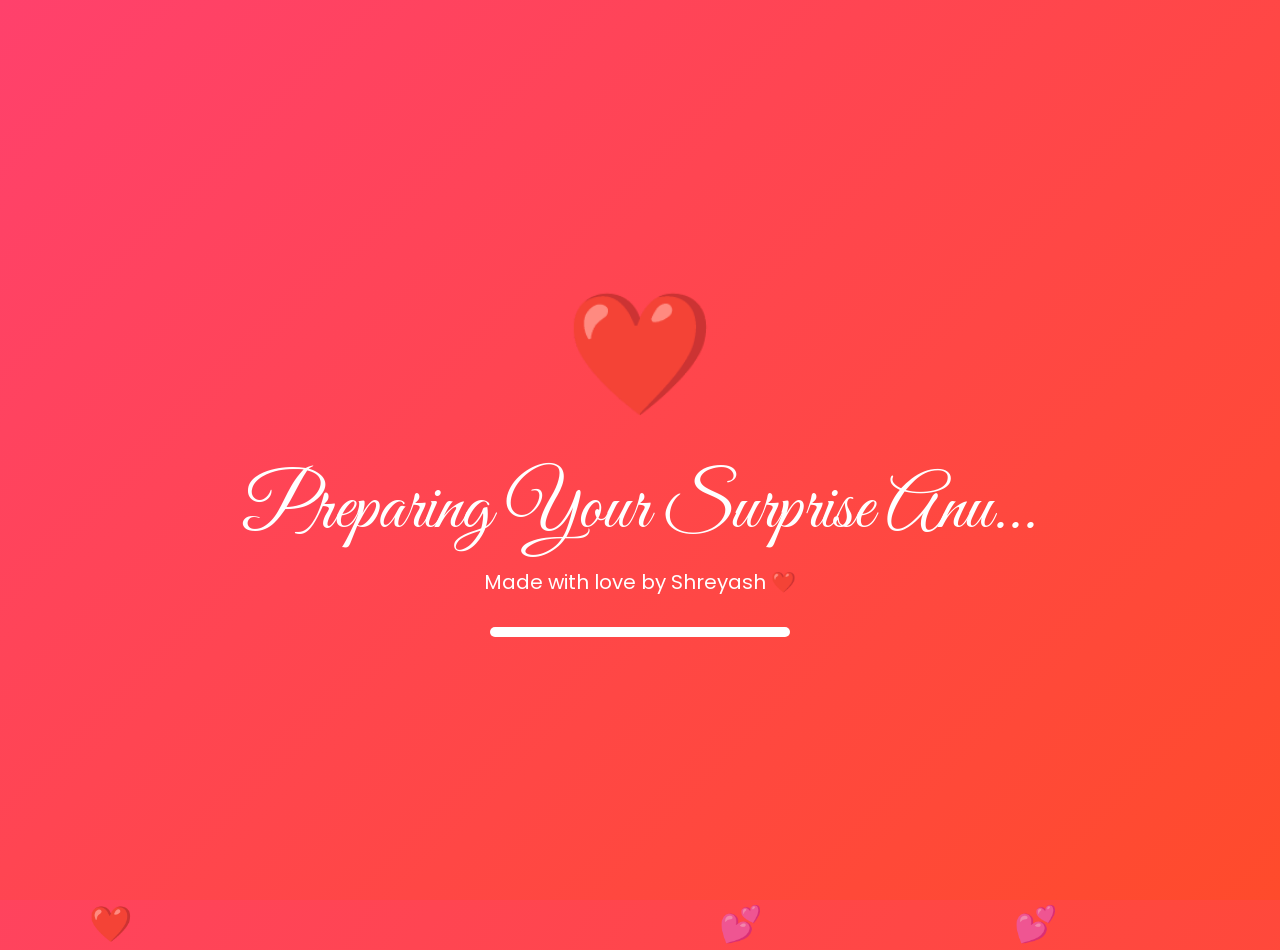
<file: index.html>
<!DOCTYPE html>
<html lang="en">

<head>

<meta charset="UTF-8">
<meta name="viewport" content="width=device-width, initial-scale=1.0">

<title>A Surprise For Anu ❤️</title>

<link href="https://fonts.googleapis.com/css2?family=Great+Vibes&family=Poppins:wght@300;400;600;700&display=swap" rel="stylesheet">


<style>

*{
margin:0;
padding:0;
box-sizing:border-box;
}


body{

min-height:100vh;

font-family:Poppins,sans-serif;

display:flex;

justify-content:center;

align-items:center;

overflow:hidden;

color:white;


background:

linear-gradient(
120deg,
#ff416c,
#ff4b2b,
#ff758c,
#ff7eb3
);


background-size:400% 400%;

animation:bgMove 10s infinite alternate;


}



@keyframes bgMove{


0%{

background-position:left;

}


100%{

background-position:right;

}


}



/* ===================
LOADER
=================== */


#loader{


position:fixed;

inset:0;


display:flex;

flex-direction:column;

justify-content:center;

align-items:center;


background:

linear-gradient(
135deg,
#ff416c,
#ff4b2b
);


z-index:100;


animation:fadeIn 1s;


}



.loader-heart{


font-size:clamp(70px,15vw,120px);


animation:

heartbeat 1s infinite,
rotate 3s infinite linear;


}



@keyframes heartbeat{


50%{

transform:scale(1.3);

}


}



@keyframes rotate{


100%{

filter:hue-rotate(360deg);

}


}



.loader-title{


font-family:'Great Vibes';


font-size:

clamp(40px,8vw,75px);


text-align:center;


margin-top:20px;


animation:textGlow 2s infinite;


}




@keyframes textGlow{


50%{

text-shadow:0 0 30px white;

}


}




.loader-subtitle{


font-size:

clamp(14px,3vw,20px);


margin-top:10px;


}




.loading-bar{


width:min(80vw,300px);


height:10px;


background:

rgba(255,255,255,.3);


border-radius:50px;


margin-top:30px;


overflow:hidden;


}



.progress{


height:100%;


background:white;


width:0;


animation:load 3s forwards;


}



@keyframes load{


100%{

width:100%;

}


}





/* ===================
PASSWORD CARD
=================== */


.box{


display:none;


width:min(90%,450px);


padding:

clamp(25px,6vw,50px);



background:

rgba(255,255,255,.18);


backdrop-filter:blur(25px);


border-radius:35px;


text-align:center;


box-shadow:

0 30px 80px rgba(0,0,0,.5);


animation:

cardShow 1.2s ease;


}



@keyframes cardShow{


from{

opacity:0;

transform:

translateY(80px)
scale(.7);


}


to{

opacity:1;

transform:

translateY(0)
scale(1);


}


}




.lock{


font-size:

clamp(70px,15vw,110px);


animation:lockMove 2s infinite;


}



@keyframes lockMove{


50%{

transform:

translateY(-15px)
rotate(5deg);


}


}





h1{


font-family:'Great Vibes';


font-size:

clamp(45px,10vw,75px);


margin:20px 0;


}



.message{


font-size:

clamp(14px,4vw,19px);


line-height:1.6;


}




input{


margin-top:20px;


width:100%;


padding:16px;


border:none;


border-radius:50px;


font-size:16px;


text-align:center;


outline:none;


transition:.4s;


}



input:focus{


transform:scale(1.05);


box-shadow:

0 0 25px white;


}





button{


margin-top:25px;


padding:

15px clamp(30px,8vw,50px);


border:none;


border-radius:50px;


background:white;


color:#ff416c;


font-size:18px;


font-weight:bold;


cursor:pointer;


animation:pulse 2s infinite;


}



@keyframes pulse{


50%{

transform:scale(1.08);


}


}




#error{


margin-top:20px;

}



/* ===================
HEART PARTICLES
=================== */


.heart{


position:absolute;


bottom:-50px;


font-size:

clamp(20px,5vw,35px);


animation:

rise linear infinite;


}



@keyframes rise{


0%{


transform:

translateY(0)
rotate(0);


opacity:1;


}



100%{


transform:

translateY(-120vh)
rotate(360deg);


opacity:0;


}



}



/* Mobile */


@media(max-width:480px){


.box{


border-radius:25px;


}



.loader-title{


padding:0 20px;


}



button{


font-size:16px;


}


}


</style>


</head>



<body>




<!-- LOADING -->

<div id="loader">


<div class="loader-heart">

❤️

</div>


<div class="loader-title">

Preparing Your Surprise Anu...

</div>


<div class="loader-subtitle">

Made with love by Shreyash ❤️

</div>


<div class="loading-bar">

<div class="progress"></div>

</div>


</div>






<!-- PASSWORD -->


<div class="box" id="login">


<div class="lock">

🔐

</div>



<h1>

Only For Anu

</h1>



<div class="message">

A special world created only for you ❤️

</div>




<input

type="password"

id="password"

placeholder="Enter Secret Password"



>



<button onclick="unlock()">

Open My Heart 💕

</button>


<div id="error"></div>



</div>






<script>


// Loader


setTimeout(()=>{


document.getElementById("loader").style.display="none";


document.getElementById("login").style.display="block";


},3000);





// Password


function unlock(){


let pass=document.getElementById("password").value;



if(pass==="anu123"){


document.body.style.opacity="0";


setTimeout(()=>{


window.location.href="home.html";


},700);


}

else{


document.getElementById("error").innerHTML=

"💔 Wrong Password";


}


}






// Hearts


setInterval(()=>{


let h=document.createElement("div");


h.className="heart";


h.innerHTML=

["❤️","💕","💖","🌹","✨"]
[Math.floor(Math.random()*5)];



h.style.left=Math.random()*100+"%";



h.style.animationDuration=

(5+Math.random()*6)+"s";



document.body.appendChild(h);



setTimeout(()=>{


h.remove();


},12000);



},400);



</script>



</body>

</html>
</file>
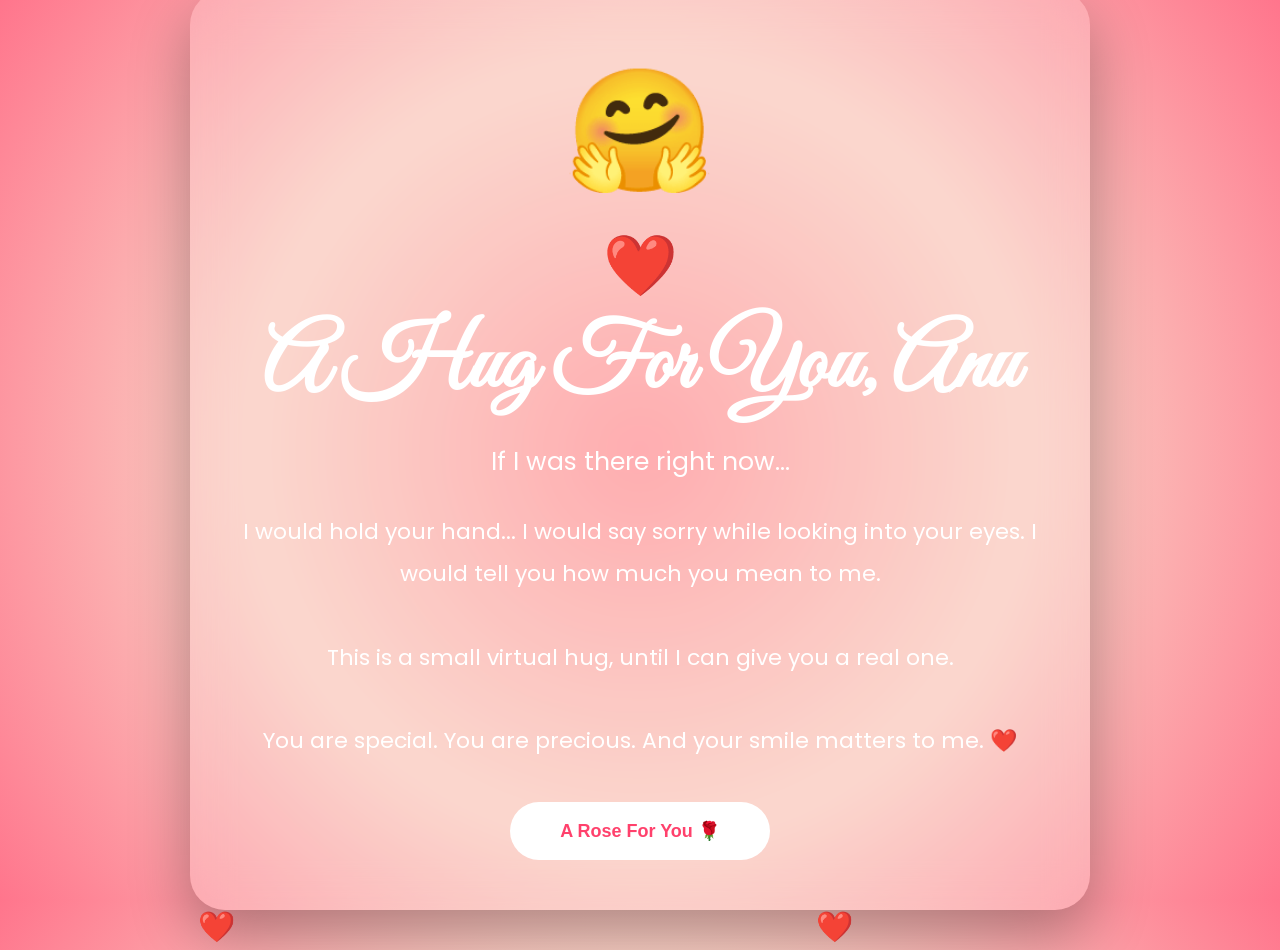
<file: page10.html>
<!DOCTYPE html>
<html lang="en">

<head>

<meta charset="UTF-8">
<meta name="viewport" content="width=device-width, initial-scale=1.0">

<title>A Hug For You ❤️</title>


<link href="https://fonts.googleapis.com/css2?family=Great+Vibes&family=Poppins:wght@300;500;700&display=swap" rel="stylesheet">


<style>


*{
margin:0;
padding:0;
box-sizing:border-box;
}



body{

height:100vh;

overflow:hidden;

display:flex;

justify-content:center;

align-items:center;


font-family:Poppins,sans-serif;


background:

radial-gradient(circle,#ff9a9e,#fad0c4,#ff758c);


color:white;


}



/* Main Box */


.container{


width:90%;

max-width:900px;


padding:50px;


text-align:center;


background:

rgba(255,255,255,.18);


backdrop-filter:blur(20px);


border-radius:35px;


box-shadow:

0 25px 60px rgba(0,0,0,.3);


}




h1{


font-family:'Great Vibes';

font-size:90px;


}



.subtitle{


font-size:25px;

margin:20px;


}




/* Hug Animation */


.hug{


font-size:120px;


animation:hug 2s infinite;


}



@keyframes hug{


0%{

transform:scale(1);

}


50%{

transform:scale(1.2);

}


100%{

transform:scale(1);

}


}




/* Heart Beat */


.heart{


font-size:60px;


animation:beat 1s infinite;


}



@keyframes beat{


50%{

transform:scale(1.3);


}


}




.message{


font-size:22px;

line-height:1.9;


margin-top:30px;


}




button{


margin-top:40px;


padding:18px 50px;


border:none;


border-radius:50px;


background:white;


color:#ff416c;


font-size:18px;


font-weight:bold;


cursor:pointer;


transition:.3s;


}



button:hover{

transform:scale(1.1);

}




.floating{


position:absolute;

bottom:-50px;

font-size:30px;

animation:float 8s linear infinite;


}



@keyframes float{


to{

transform:translateY(-120vh);

}


}



</style>


</head>



<body>




<div class="container">


<div class="hug">

🤗

</div>



<div class="heart">

❤️

</div>



<h1>

A Hug For You, Anu

</h1>




<div class="subtitle">

If I was there right now...

</div>




<div class="message">

I would hold your hand...

I would say sorry while looking into your eyes.

I would tell you how much you mean to me.

<br><br>

This is a small virtual hug,

until I can give you a real one.

<br><br>

You are special.

You are precious.

And your smile matters to me.

❤️

</div>




<button onclick="nextPage()">

A Rose For You 🌹

</button>



</div>






<script>


function nextPage(){

window.location.href="page11.html";

}




setInterval(()=>{


let h=document.createElement("div");


h.className="floating";


h.innerHTML="❤️";


h.style.left=Math.random()*100+"%";


h.style.animationDuration=
(5+Math.random()*5)+"s";


document.body.appendChild(h);



setTimeout(()=>{

h.remove();

},10000);



},500);



</script>



</body>

</html>
</file>
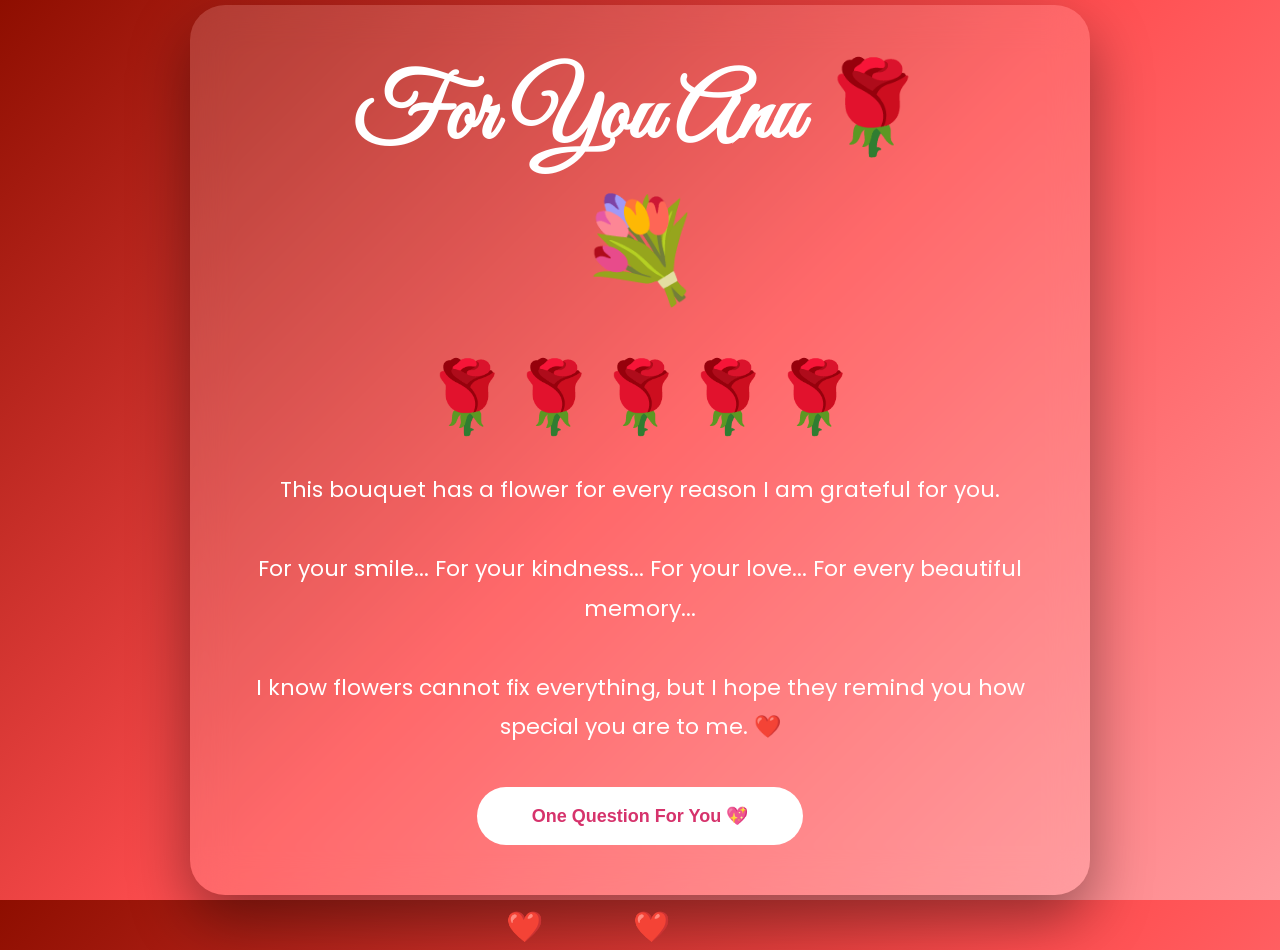
<file: page11.html>
<!DOCTYPE html>
<html lang="en">

<head>

<meta charset="UTF-8">
<meta name="viewport" content="width=device-width, initial-scale=1.0">

<title>A Bouquet For Anu 🌹</title>

<link href="https://fonts.googleapis.com/css2?family=Great+Vibes&family=Poppins:wght@300;500;700&display=swap" rel="stylesheet">


<style>

*{
margin:0;
padding:0;
box-sizing:border-box;
}


body{

height:100vh;

overflow:hidden;

display:flex;

justify-content:center;

align-items:center;


font-family:Poppins,sans-serif;


background:

linear-gradient(
135deg,
#8e0e00,
#ff4e50,
#ff9a9e
);


color:white;

}



/* Main */

.container{

width:90%;

max-width:900px;

padding:50px;

background:

rgba(255,255,255,.15);


backdrop-filter:blur(20px);


border-radius:35px;


text-align:center;


box-shadow:

0 25px 60px rgba(0,0,0,.4);


}



h1{

font-family:'Great Vibes';

font-size:90px;

}



.subtitle{

font-size:22px;

margin:20px;

}




/* Bouquet */


.bouquet{


font-size:100px;


animation:bloom 3s infinite;


}



@keyframes bloom{


0%{

transform:scale(.8);

}


50%{

transform:scale(1.1);

}


100%{

transform:scale(.8);

}


}



.flowers{

font-size:70px;

margin:20px;


}




.message{


font-size:22px;


line-height:1.8;


}





button{


margin-top:40px;


padding:18px 55px;


border:none;


border-radius:50px;


background:white;


color:#d6336c;


font-size:18px;


font-weight:bold;


cursor:pointer;


}


button:hover{

transform:scale(1.1);

}




/* Hearts */


.heart{

position:absolute;

bottom:-50px;

font-size:30px;


animation:float 8s linear infinite;


}



@keyframes float{


to{

transform:translateY(-120vh);


}


}



</style>


</head>



<body>




<div class="container">


<h1>

For You Anu 🌹

</h1>



<div class="bouquet">

💐

</div>



<div class="flowers">

🌹🌹🌹🌹🌹

</div>



<div class="message">


This bouquet has a flower for every reason

I am grateful for you.


<br><br>


For your smile...

For your kindness...

For your love...

For every beautiful memory...


<br><br>


I know flowers cannot fix everything,

but I hope they remind you

how special you are to me.


❤️


</div>




<button onclick="nextPage()">

One Question For You 💖

</button>


</div>






<script>


function nextPage(){

window.location.href="page12.html";

}




setInterval(()=>{


let h=document.createElement("div");


h.className="heart";


h.innerHTML="❤️";


h.style.left=Math.random()*100+"%";


h.style.animationDuration=

(5+Math.random()*5)+"s";


document.body.appendChild(h);



setTimeout(()=>{

h.remove();

},10000);



},500);



</script>



</body>

</html>
</file>
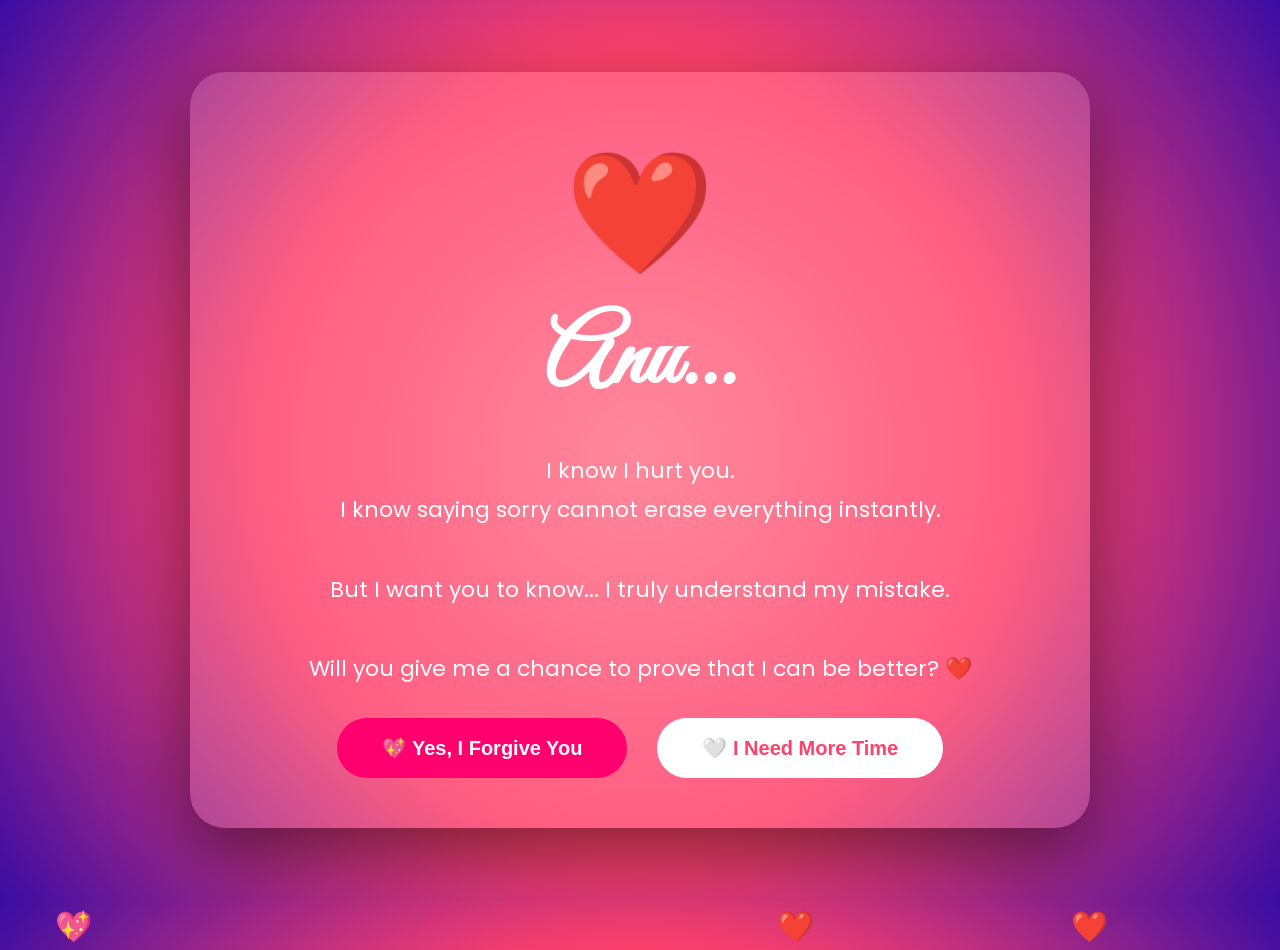
<file: page12.html>
<!DOCTYPE html>
<html lang="en">

<head>

<meta charset="UTF-8">
<meta name="viewport" content="width=device-width, initial-scale=1.0">

<title>One Last Question ❤️</title>


<link href="https://fonts.googleapis.com/css2?family=Great+Vibes&family=Poppins:wght@300;500;700&display=swap" rel="stylesheet">


<style>


*{
margin:0;
padding:0;
box-sizing:border-box;
}



body{

height:100vh;

overflow:hidden;

display:flex;

justify-content:center;

align-items:center;


font-family:Poppins,sans-serif;


background:

radial-gradient(circle,#ff758c,#ff416c,#3a0ca3);


color:white;


}



/* Main */

.container{


width:90%;

max-width:900px;


padding:50px;


text-align:center;


background:

rgba(255,255,255,.15);


backdrop-filter:blur(20px);


border-radius:35px;


box-shadow:

0 25px 70px rgba(0,0,0,.5);


}





h1{


font-family:'Great Vibes';

font-size:95px;


}





.heart{


font-size:120px;


animation:beat 1s infinite;


}



@keyframes beat{


50%{

transform:scale(1.25);


}

}




.message{


font-size:22px;

line-height:1.8;

margin:30px;


}




.buttons{


display:flex;

justify-content:center;

gap:30px;

flex-wrap:wrap;


}



button{


padding:18px 45px;


border:none;


border-radius:50px;


font-size:20px;


font-weight:bold;


cursor:pointer;


transition:.4s;


}




.yes{


background:#ff006e;

color:white;


}



.time{


background:white;

color:#ff416c;


}




button:hover{


transform:scale(1.15);


box-shadow:0 0 30px white;


}





/* Hearts */

.floating{


position:absolute;


bottom:-50px;


font-size:30px;


animation:float 8s linear infinite;


}



@keyframes float{


to{

transform:translateY(-120vh);

}


}




</style>

</head>



<body>




<div class="container">


<div class="heart">

❤️

</div>



<h1>

Anu...

</h1>




<div class="message">


I know I hurt you.

<br>

I know saying sorry cannot erase everything instantly.

<br><br>


But I want you to know...

I truly understand my mistake.

<br><br>


Will you give me a chance to prove

that I can be better?


❤️


</div>




<div class="buttons">


<button class="yes" onclick="yesAnswer()">

💖 Yes, I Forgive You

</button>



<button class="time" onclick="timeAnswer()">

🤍 I Need More Time

</button>



</div>



</div>





<script>


function yesAnswer(){

window.location.href="page13.html";


}



function timeAnswer(){

window.location.href="page14.html";


}




setInterval(()=>{


let h=document.createElement("div");


h.className="floating";


h.innerHTML=
["❤️","💕","🌹","💖"]
[Math.floor(Math.random()*4)];


h.style.left=Math.random()*100+"%";


h.style.animationDuration=
(5+Math.random()*5)+"s";


document.body.appendChild(h);



setTimeout(()=>{

h.remove();

},10000);



},400);



</script>




</body>

</html>
</file>
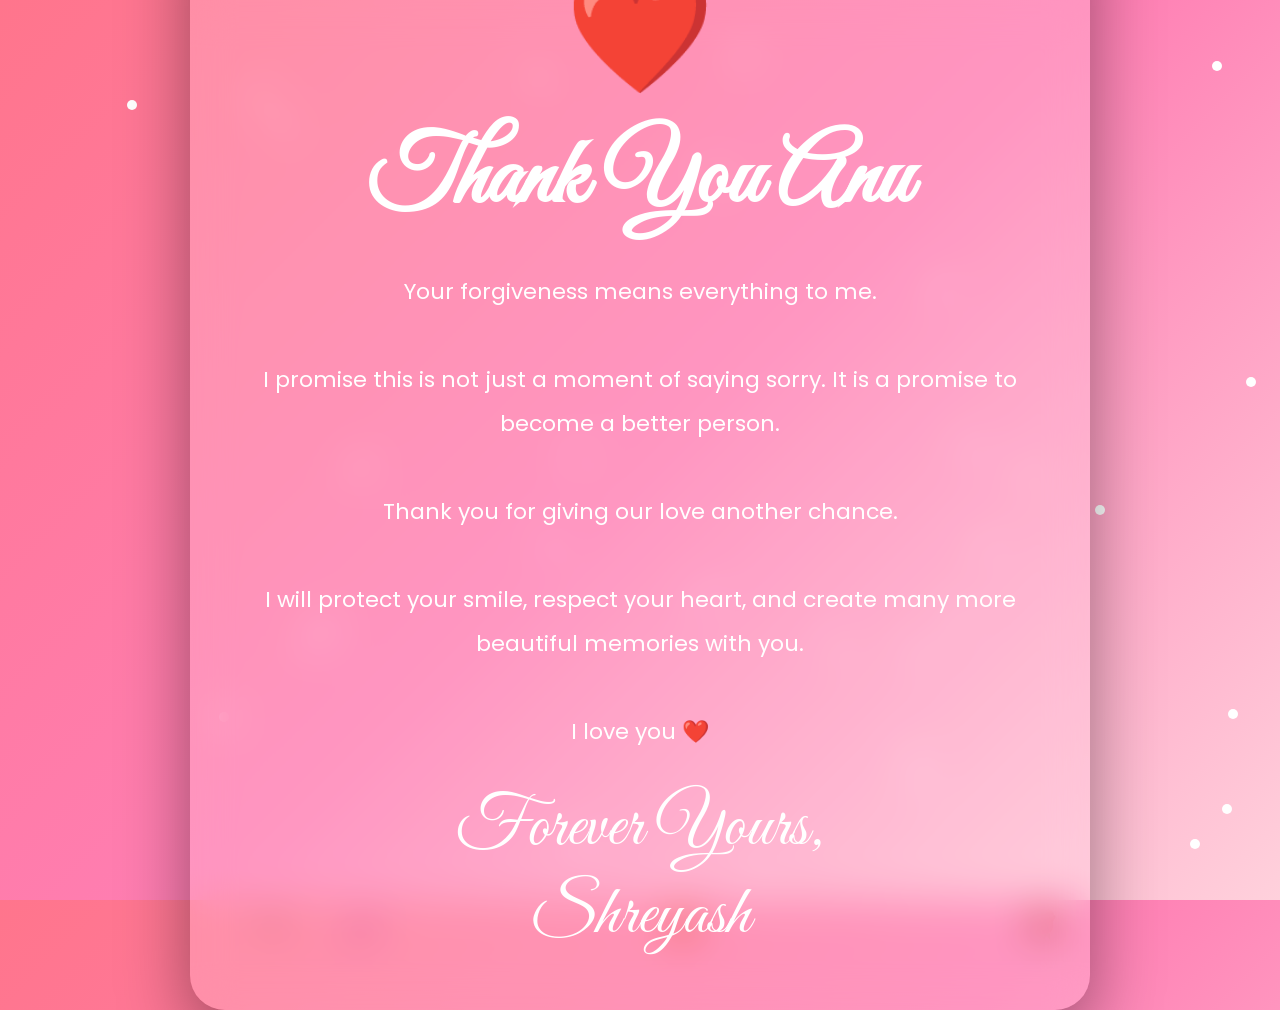
<file: page13.html>
<!DOCTYPE html>
<html lang="en">

<head>

<meta charset="UTF-8">
<meta name="viewport" content="width=device-width, initial-scale=1.0">

<title>Thank You Anu ❤️</title>


<link href="https://fonts.googleapis.com/css2?family=Great+Vibes&family=Poppins:wght@300;500;700&display=swap" rel="stylesheet">


<style>

*{
margin:0;
padding:0;
box-sizing:border-box;
}


body{

height:100vh;

overflow:hidden;

display:flex;

justify-content:center;

align-items:center;


font-family:Poppins,sans-serif;


background:

linear-gradient(
135deg,
#ff758c,
#ff7eb3,
#ffd1dc
);


color:white;


}



/* Card */

.container{


width:90%;

max-width:900px;


padding:50px;


text-align:center;


background:

rgba(255,255,255,.18);


backdrop-filter:blur(20px);


border-radius:35px;


box-shadow:

0 25px 70px rgba(0,0,0,.4);


z-index:5;


}



h1{


font-family:'Great Vibes';

font-size:95px;


}



.big-heart{


font-size:120px;


animation:beat 1s infinite;


}



@keyframes beat{


50%{

transform:scale(1.3);


}

}



.message{


font-size:22px;

line-height:2;


margin-top:30px;


}



.signature{


font-family:'Great Vibes';

font-size:70px;


margin-top:30px;


}





/* Fireworks */


.firework{


position:absolute;


width:10px;

height:10px;


background:white;


border-radius:50%;


animation:explode 2s infinite;


}



@keyframes explode{


0%{

transform:scale(0);

opacity:1;

}


100%{

transform:

scale(20);

opacity:0;


}

}



/* Hearts */


.heart{


position:absolute;

bottom:-50px;


font-size:30px;


animation:float 7s linear infinite;


}



@keyframes float{


to{

transform:translateY(-120vh);

}


}




</style>

</head>


<body>



<script>


// Fireworks

for(let i=0;i<30;i++){


let f=document.createElement("div");


f.className="firework";


f.style.left=Math.random()*100+"%";

f.style.top=Math.random()*100+"%";


f.style.animationDelay=
Math.random()*3+"s";


document.body.appendChild(f);


}



// Hearts

setInterval(()=>{


let h=document.createElement("div");


h.className="heart";


h.innerHTML=
["❤️","💕","💖","🌹"]
[Math.floor(Math.random()*4)];


h.style.left=Math.random()*100+"%";


h.style.animationDuration=
(5+Math.random()*5)+"s";


document.body.appendChild(h);



setTimeout(()=>{

h.remove();

},10000);



},300);



</script>






<div class="container">


<div class="big-heart">

❤️

</div>


<h1>

Thank You Anu

</h1>



<div class="message">


Your forgiveness means everything to me.

<br><br>


I promise this is not just a moment of saying sorry.

It is a promise to become a better person.

<br><br>


Thank you for giving our love another chance.

<br><br>


I will protect your smile,

respect your heart,

and create many more beautiful memories with you.

<br><br>


I love you ❤️


</div>




<div class="signature">

Forever Yours,
<br>

Shreyash

</div>



</div>



</body>

</html>
</file>
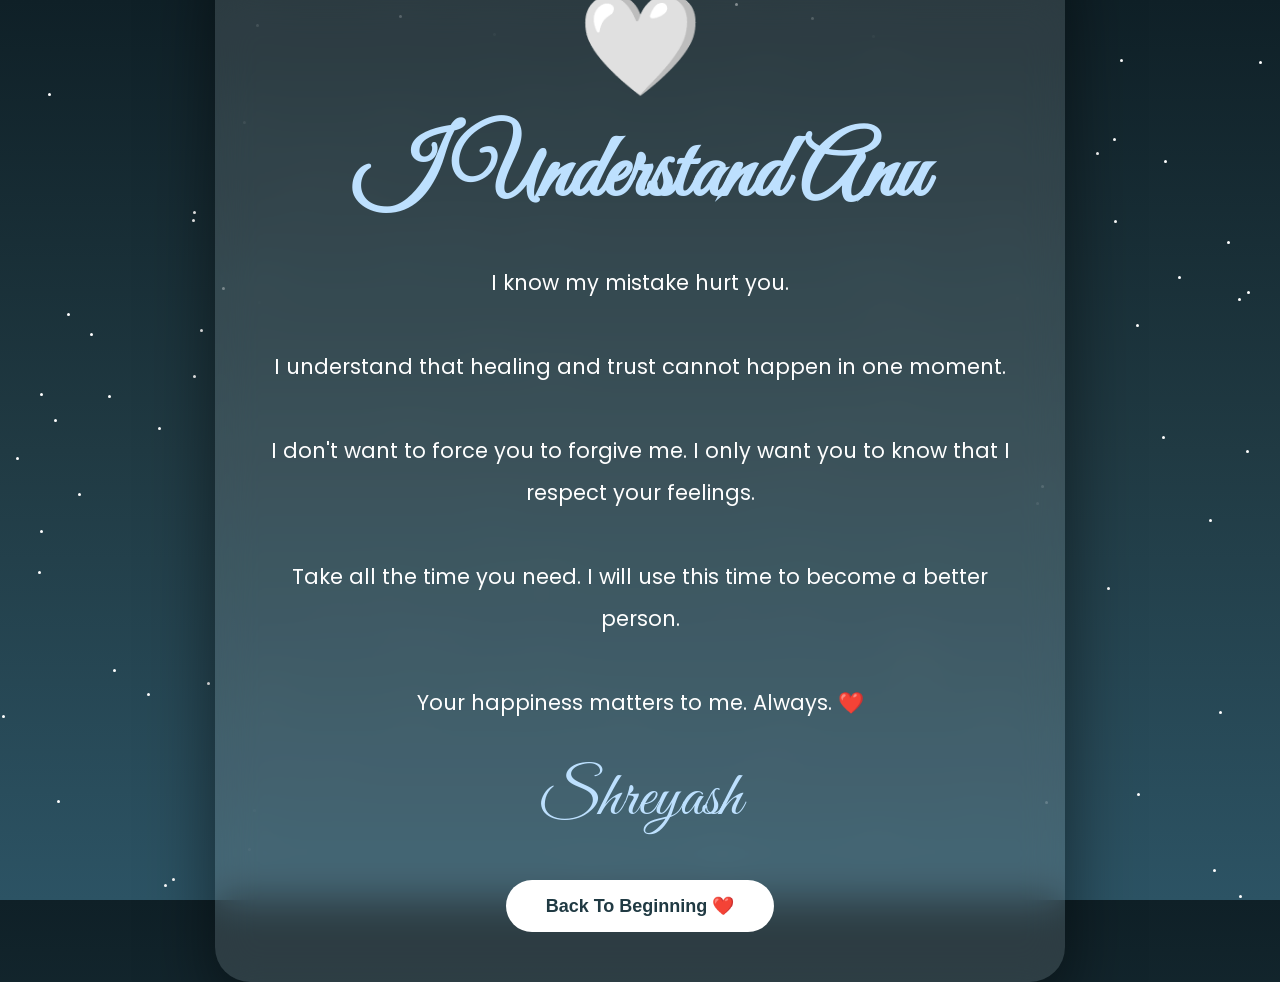
<file: page14.html>
<!DOCTYPE html>
<html lang="en">

<head>

<meta charset="UTF-8">
<meta name="viewport" content="width=device-width, initial-scale=1.0">

<title>I Understand Anu ❤️</title>


<link href="https://fonts.googleapis.com/css2?family=Great+Vibes&family=Poppins:wght@300;500;700&display=swap" rel="stylesheet">


<style>


*{
margin:0;
padding:0;
box-sizing:border-box;
}



body{

height:100vh;

overflow:hidden;


display:flex;

justify-content:center;

align-items:center;


font-family:Poppins,sans-serif;


background:

linear-gradient(
180deg,
#0f2027,
#203a43,
#2c5364
);


color:white;


}



/* Stars */


.star{

position:absolute;

width:3px;

height:3px;

background:white;

border-radius:50%;


animation:twinkle 2s infinite;


}



@keyframes twinkle{


50%{

opacity:.2;

transform:scale(.5);


}

}





/* Rain */


.rain{

position:absolute;

width:2px;

height:80px;

background:rgba(255,255,255,.4);

top:-100px;


animation:rain linear infinite;


}



@keyframes rain{


to{

transform:translateY(120vh);


}


}





.container{


width:90%;

max-width:850px;


padding:50px;


text-align:center;


background:

rgba(255,255,255,.12);


backdrop-filter:blur(20px);


border-radius:35px;


box-shadow:

0 25px 70px rgba(0,0,0,.5);


z-index:5;


}



h1{


font-family:'Great Vibes';

font-size:90px;


color:#bde0fe;


}




.heart{


font-size:100px;


animation:beat 2s infinite;


}



@keyframes beat{


50%{

transform:scale(1.2);

}


}




.message{


font-size:21px;


line-height:2;


margin-top:30px;


}





.signature{


margin-top:35px;


font-family:'Great Vibes';


font-size:65px;


color:#bde0fe;


}




button{


margin-top:40px;


padding:15px 40px;


border:none;


border-radius:50px;


background:white;


color:#203a43;


font-size:18px;


font-weight:bold;


cursor:pointer;


}



button:hover{

transform:scale(1.1);

}





</style>


</head>


<body>




<script>


// Stars

for(let i=0;i<120;i++){


let s=document.createElement("div");


s.className="star";


s.style.left=Math.random()*100+"%";


s.style.top=Math.random()*100+"%";


s.style.animationDelay=Math.random()*3+"s";


document.body.appendChild(s);


}



// Rain

for(let i=0;i<80;i++){


let r=document.createElement("div");


r.className="rain";


r.style.left=Math.random()*100+"%";


r.style.animationDuration=
(0.5+Math.random()*2)+"s";


r.style.animationDelay=
Math.random()*5+"s";


document.body.appendChild(r);


}


</script>





<div class="container">


<div class="heart">

🤍

</div>


<h1>

I Understand Anu

</h1>



<div class="message">


I know my mistake hurt you.

<br><br>


I understand that healing and trust

cannot happen in one moment.

<br><br>


I don't want to force you to forgive me.

I only want you to know that I respect your feelings.

<br><br>


Take all the time you need.

I will use this time to become a better person.

<br><br>


Your happiness matters to me.

Always.

❤️


</div>



<div class="signature">

Shreyash

</div>




<button onclick="window.location.href='index.html'">

Back To Beginning ❤️

</button>


</div>




</body>

</html>
</file>
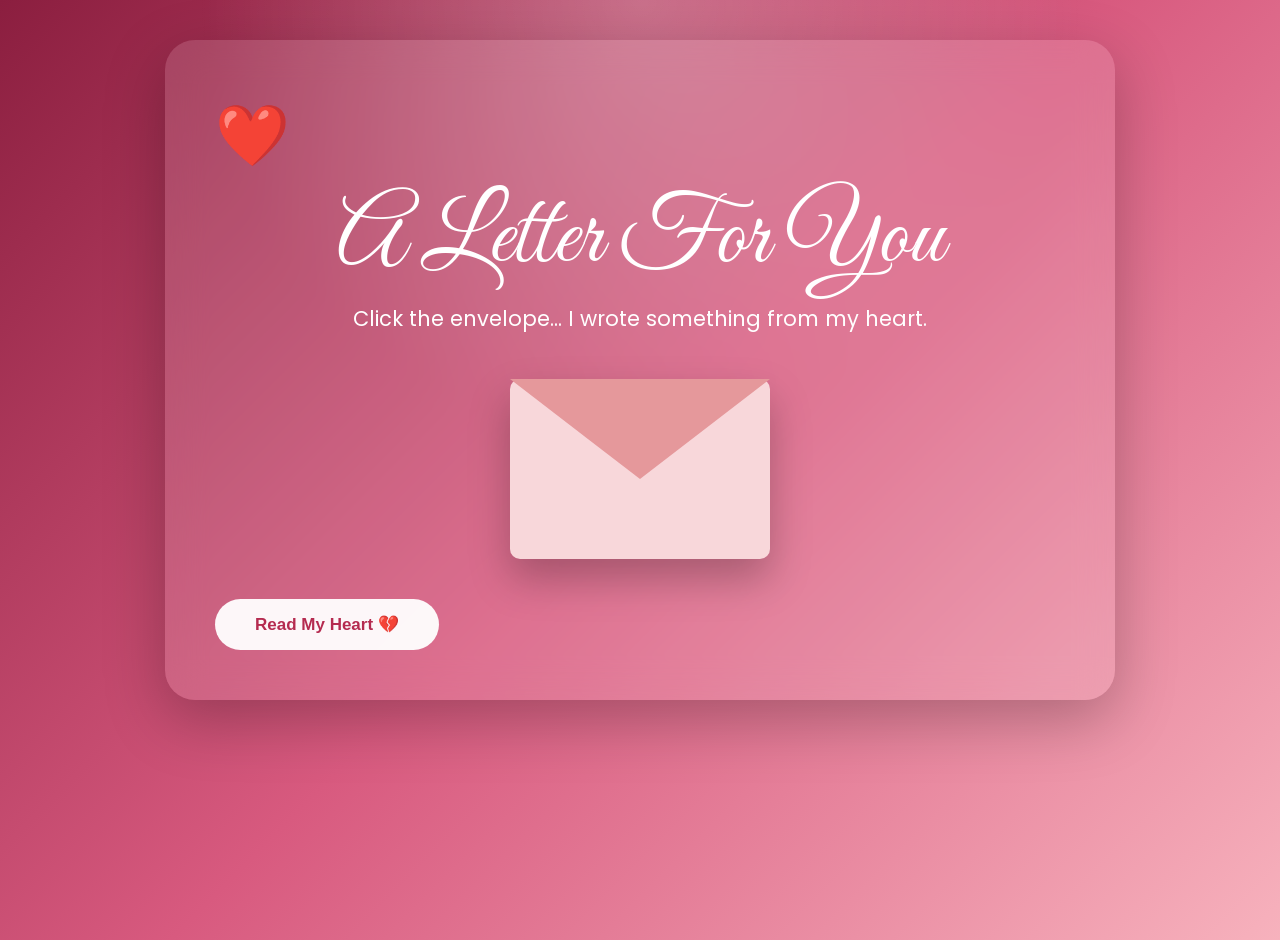
<file: page2.html>
<!DOCTYPE html>
<html lang="en">

<head>

<meta charset="UTF-8">

<meta name="viewport" content="width=device-width, initial-scale=1.0">


<title>A Letter For Anu ❤️</title>


<link rel="stylesheet" href="style.css">


<link href="https://fonts.googleapis.com/css2?family=Great+Vibes&family=Poppins:wght@300;400;500;600&display=swap" rel="stylesheet">


<style>


.envelope-area{

display:flex;

justify-content:center;

align-items:center;

margin:40px auto;

cursor:pointer;

}



.envelope{


position:relative;

width:260px;

height:180px;


background:#f8d7da;


border-radius:10px;


box-shadow:

0 20px 40px rgba(0,0,0,.25);


transition:1s;


}



.envelope:before{


content:"";


position:absolute;


top:0;

left:0;


border-left:130px solid transparent;

border-right:130px solid transparent;

border-top:100px solid #e5989b;


transform-origin:top;


transition:1s;


}



.envelope.open:before{


transform:rotateX(180deg);


}




.letter{


position:absolute;


background:white;


color:#7a284b;


width:220px;


height:150px;


left:20px;


top:20px;


padding:20px;


border-radius:10px;


text-align:center;


font-size:14px;


opacity:0;


transform:translateY(40px);


transition:1s;


}



.envelope.open .letter{


opacity:1;


transform:translateY(-80px);


}





.small-heart{


font-size:60px;

animation:softBeat 2s infinite;


}





</style>


</head>



<body>



<div class="container">



<div class="small-heart">

❤️

</div>




<h1>

A Letter For You

</h1>




<div class="message">

Click the envelope...

I wrote something from my heart.

</div>





<div class="envelope-area" onclick="openLetter()">



<div class="envelope" id="envelope">



<div class="letter">


My Dear Anu ❤️


<br><br>


I have something important

to tell you...



</div>



</div>



</div>






<div class="message" id="text" style="display:none;">



Sometimes one mistake can hurt someone

we love the most.


<br><br>


I want you to know that your feelings

matter to me.


</div>






<button onclick="nextPage()">

Read My Heart 💔

</button>




</div>








<script>





function openLetter(){


document
.getElementById("envelope")
.classList.add("open");



document
.getElementById("text")
.style.display="block";


}





function nextPage(){


window.location.href="page3.html";


}







function createPetal(){


let p=document.createElement("div");


p.className="petal";


p.innerHTML="🌹";


p.style.left=Math.random()*100+"%";


p.style.animationDuration=

(8+Math.random()*8)+"s";



document.body.appendChild(p);



setTimeout(()=>{


p.remove();


},16000);


}



setInterval(createPetal,1000);




</script>



</body>

</html>
</file>
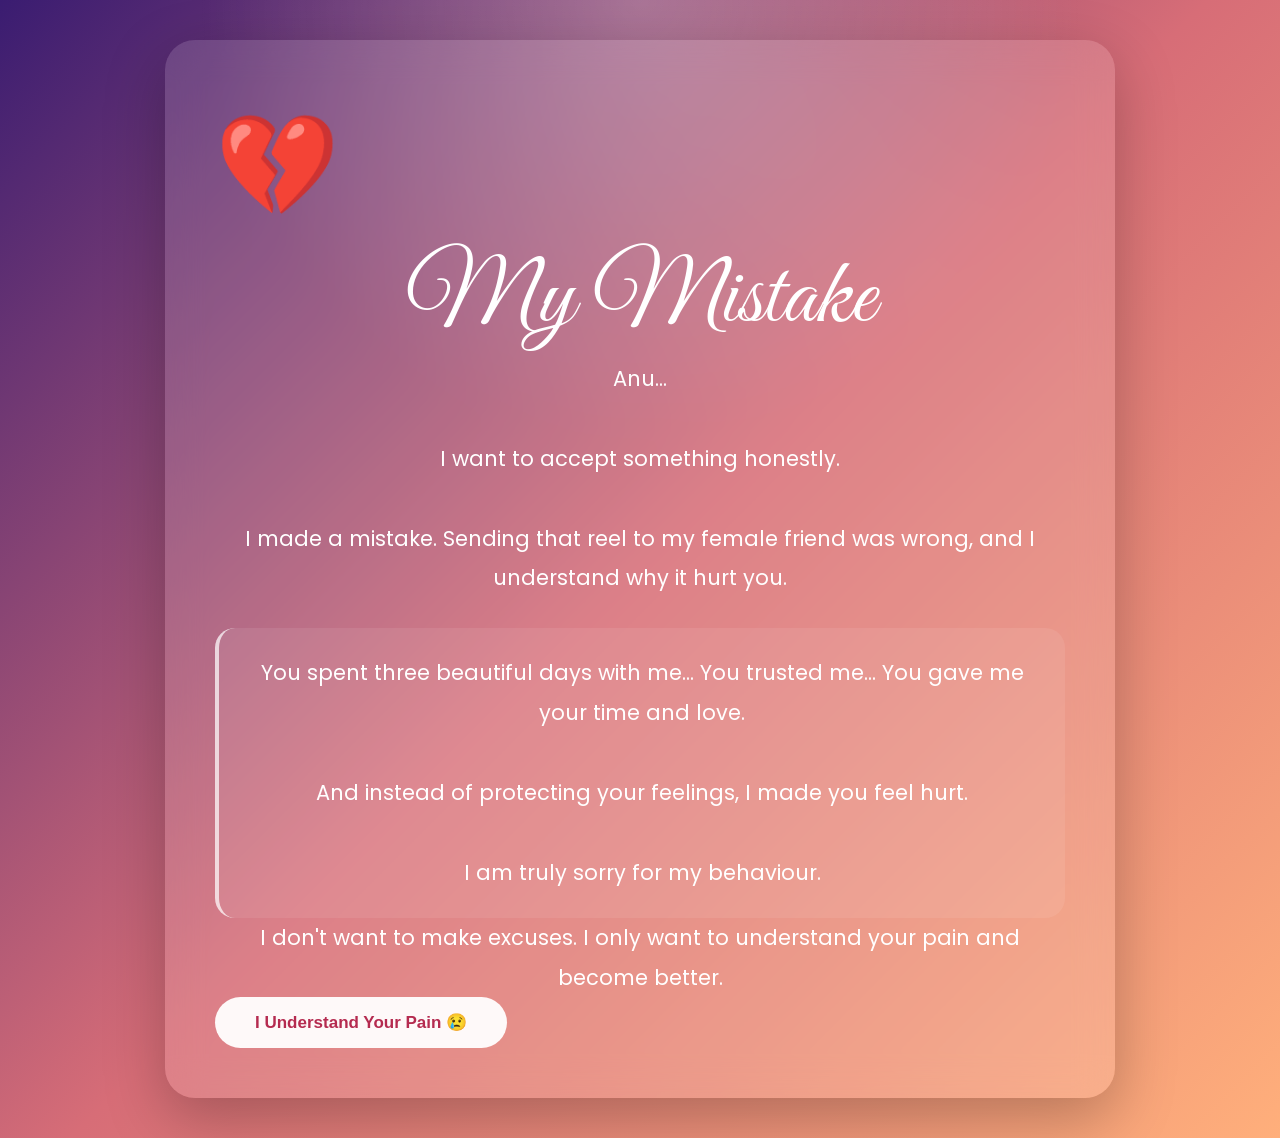
<file: page3.html>
<!DOCTYPE html>
<html lang="en">

<head>

<meta charset="UTF-8">

<meta name="viewport" content="width=device-width, initial-scale=1.0">


<title>My Mistake 💔</title>


<link rel="stylesheet" href="style.css">


<link href="https://fonts.googleapis.com/css2?family=Great+Vibes&family=Poppins:wght@300;400;500;600&display=swap" rel="stylesheet">


<style>


body{

background:

linear-gradient(
135deg,
#3a1c71,
#d76d77,
#ffaf7b
);

}




.broken-heart{


font-size:100px;


animation:

heartDrop 3s infinite;


}




@keyframes heartDrop{


0%{

transform:translateY(0);

}


50%{

transform:translateY(15px) rotate(-5deg);


}


100%{

transform:translateY(0);


}



}




.mistake-box{


margin-top:30px;


padding:25px;


border-left:

4px solid rgba(255,255,255,.7);



background:

rgba(255,255,255,.08);


border-radius:20px;


}



.fade-text{


animation:

fadeText 2s ease;


}



@keyframes fadeText{


from{

opacity:0;

transform:translateY(30px);


}


to{

opacity:1;

transform:translateY(0);


}


}




</style>


</head>



<body>




<div class="container">



<div class="broken-heart">

💔

</div>




<h1>

My Mistake

</h1>





<div class="message fade-text">


Anu...


<br><br>


I want to accept something honestly.


<br><br>


I made a mistake.

Sending that reel to my female friend was wrong,

and I understand why it hurt you.


</div>





<div class="mistake-box">



<div class="message">


You spent three beautiful days with me...

You trusted me...

You gave me your time and love.


<br><br>


And instead of protecting your feelings,

I made you feel hurt.


<br><br>


I am truly sorry for my behaviour.

</div>



</div>






<div class="message">


I don't want to make excuses.

I only want to understand your pain

and become better.


</div>





<button onclick="nextPage()">

I Understand Your Pain 😢

</button>




</div>








<script>




function nextPage(){


window.location.href="page4.html";


}





function createPetal(){


let p=document.createElement("div");


p.className="petal";


p.innerHTML="🌹";


p.style.left=Math.random()*100+"%";


p.style.animationDuration=

(9+Math.random()*8)+"s";


document.body.appendChild(p);



setTimeout(()=>{


p.remove();


},16000);


}



setInterval(createPetal,1000);




</script>



</body>

</html>
</file>
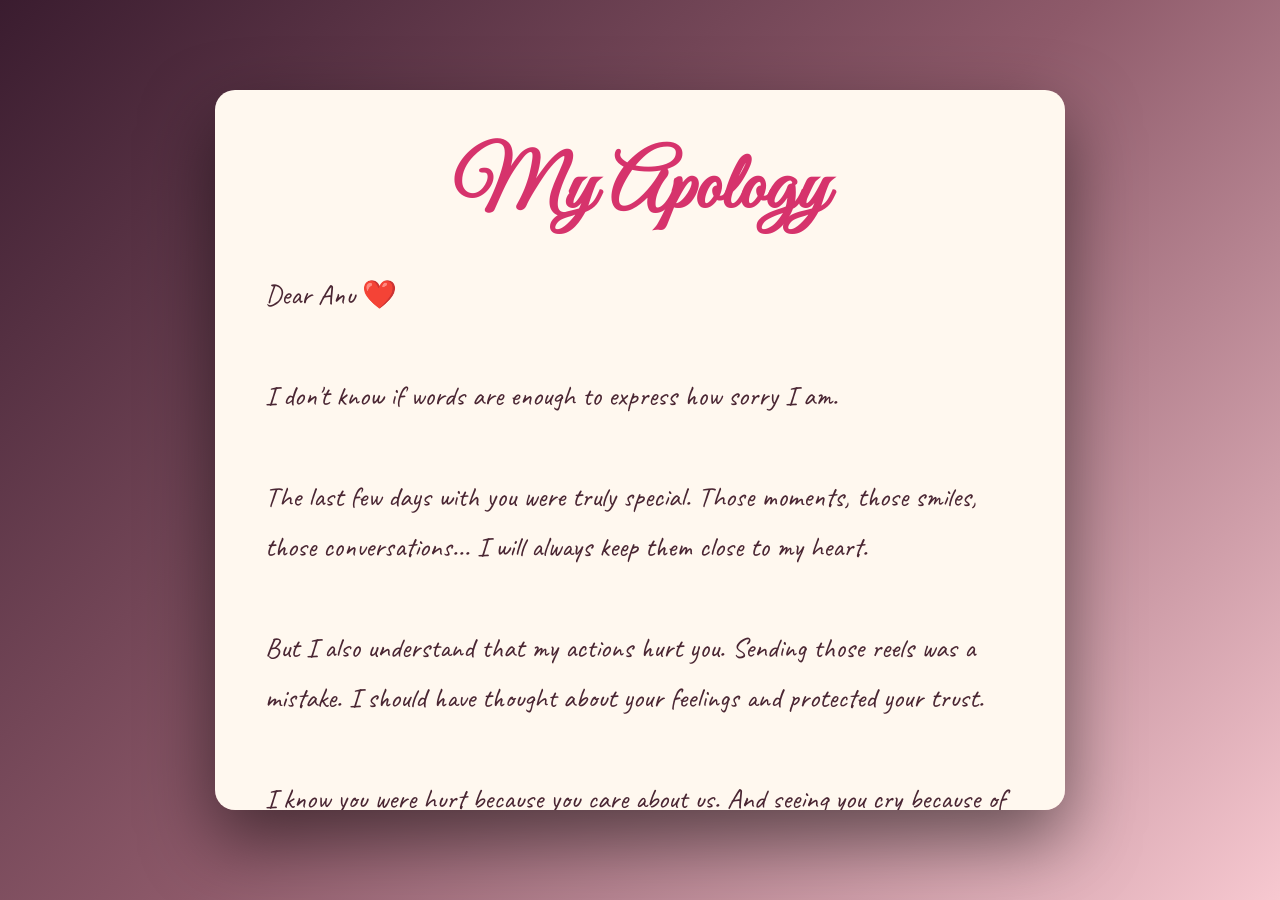
<file: page5.html>
<!DOCTYPE html>
<html lang="en">

<head>

<meta charset="UTF-8">
<meta name="viewport" content="width=device-width, initial-scale=1.0">

<title>My Apology Letter ❤️</title>


<link href="https://fonts.googleapis.com/css2?family=Great+Vibes&family=Poppins:wght@300;400;600&family=Caveat:wght@500;700&display=swap" rel="stylesheet">


<style>


*{
margin:0;
padding:0;
box-sizing:border-box;
}


body{

min-height:100vh;

overflow:hidden;

display:flex;

justify-content:center;

align-items:center;


font-family:Poppins,sans-serif;


background:

linear-gradient(
135deg,
#3a1c2f,
#8e5a6a,
#f7c8d0
);


}


/* Rose petals */


.petal{

position:absolute;

top:-50px;

font-size:25px;

animation:fall linear infinite;

}


@keyframes fall{


to{

transform:

translateY(110vh)
rotate(360deg);


}


}



/* Letter */


.paper{


width:90%;

max-width:850px;


height:80vh;


background:#fff8ef;


padding:50px;


border-radius:20px;


box-shadow:

0 30px 70px rgba(0,0,0,.5);


overflow-y:auto;


animation:

openPaper 2s;


}



@keyframes openPaper{


from{

opacity:0;

transform:

scale(.5)
rotateX(60deg);

}


to{

opacity:1;

transform:

scale(1)
rotateX(0);

}


}



h1{


font-family:'Great Vibes';

font-size:80px;


text-align:center;


color:#d6336c;


margin-bottom:30px;


}



.letter{


font-family:'Caveat',cursive;


font-size:28px;


line-height:1.8;


color:#4a2633;


}




.signature{


margin-top:40px;


font-family:'Great Vibes';


font-size:60px;


color:#d6336c;


text-align:right;


}



button{


display:block;

margin:40px auto 0;


padding:16px 45px;


border:none;


border-radius:50px;


background:#d6336c;


color:white;


font-size:18px;


cursor:pointer;


}



button:hover{

transform:scale(1.1);

}




</style>


</head>



<body>



<script>


for(let i=0;i<40;i++){


let petal=document.createElement("div");


petal.className="petal";


petal.innerHTML="🌹";


petal.style.left=Math.random()*100+"%";


petal.style.animationDuration=
(5+Math.random()*6)+"s";


document.body.appendChild(petal);


}



</script>





<div class="paper">


<h1>

My Apology

</h1>



<div class="letter">


Dear Anu ❤️

<br><br>


I don't know if words are enough to express how sorry I am.

<br><br>


The last few days with you were truly special.

Those moments, those smiles, those conversations...

I will always keep them close to my heart.

<br><br>


But I also understand that my actions hurt you.

Sending those reels was a mistake.

I should have thought about your feelings and protected your trust.

<br><br>


I know you were hurt because you care about us.

And seeing you cry because of something I did is something I regret deeply.

<br><br>


I am not writing this to force you to forget.

I know trust takes time.

I only want to show you that I understand my mistake.

<br><br>


I promise to be more thoughtful.

I promise to respect your feelings.

I promise to value the beautiful relationship we have.

<br><br>


Thank you for every smile.

Thank you for every memory.

Thank you for being a beautiful part of my life.

<br><br>


I am truly sorry, Anu.

❤️


</div>




<div class="signature">

Shreyash

</div>




<button onclick="nextPage()">

Our Memories 📸

</button>


</div>





<script>


function nextPage(){

window.location.href="page6.html";

}


</script>



</body>

</html>
</file>
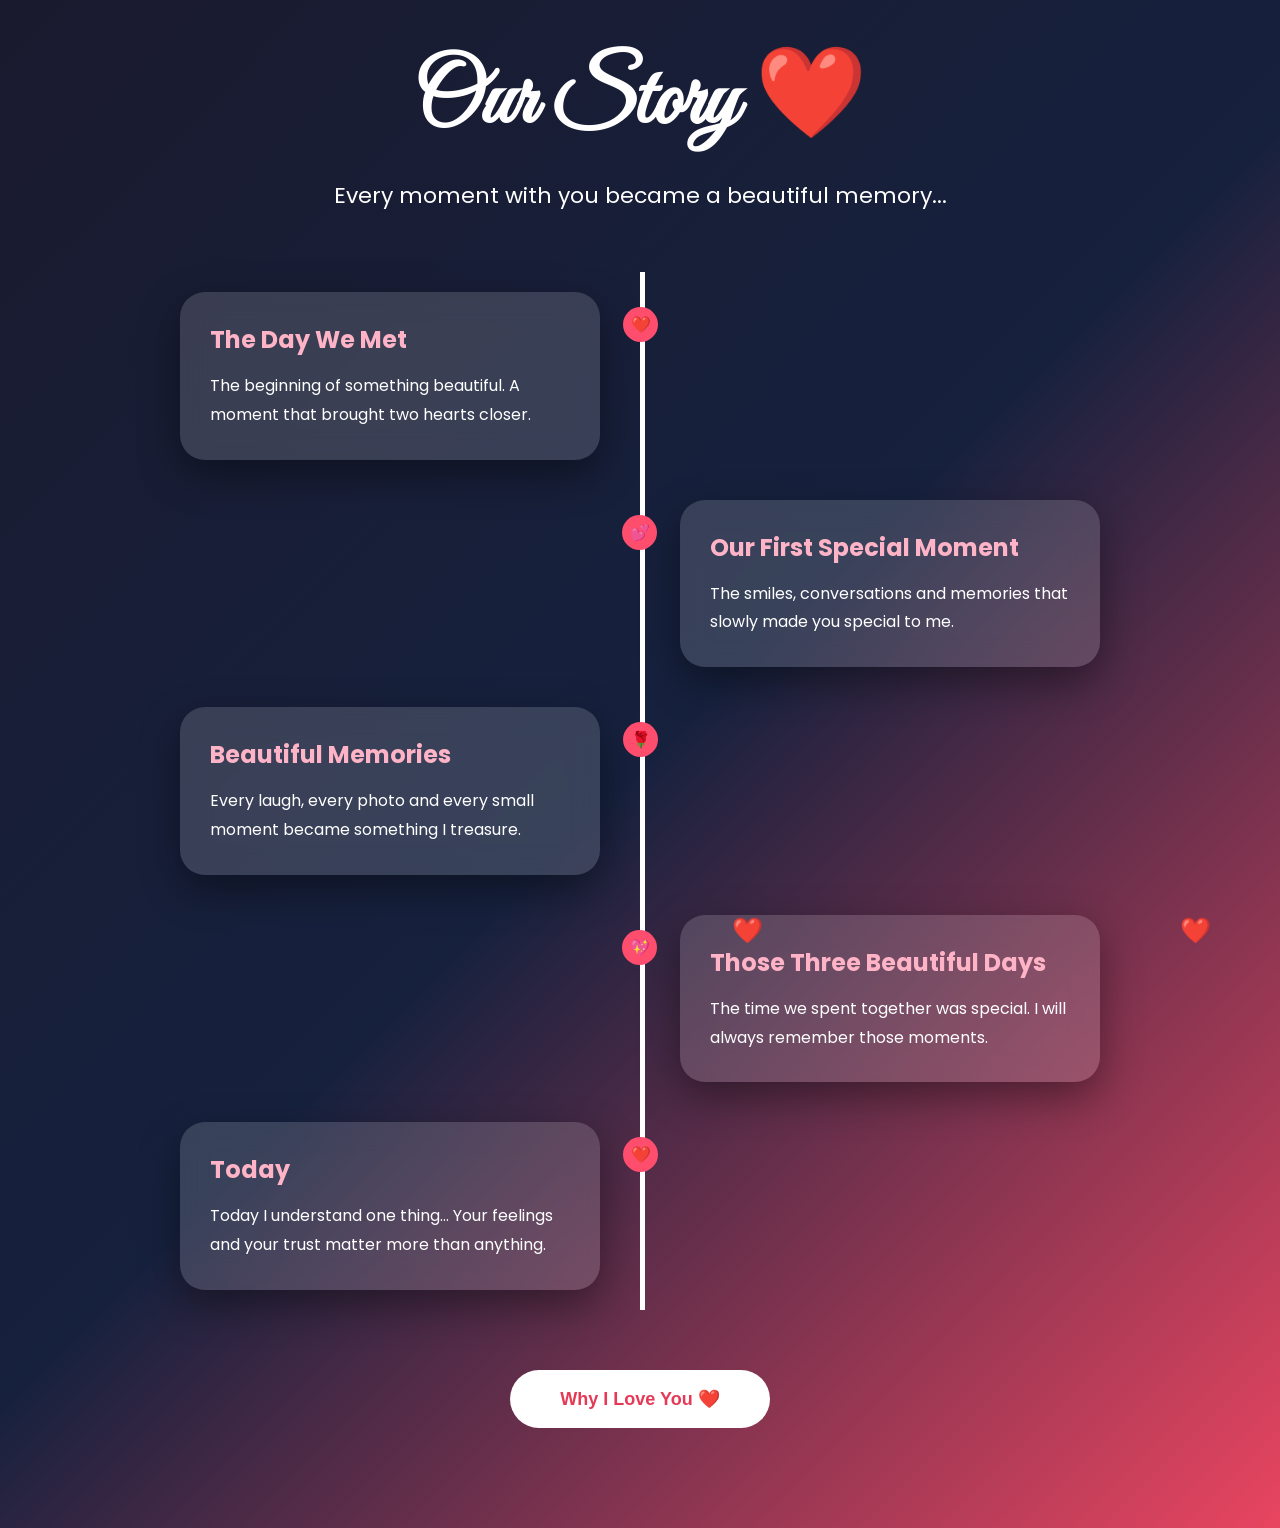
<file: page7.html>
<!DOCTYPE html>
<html lang="en">

<head>

<meta charset="UTF-8">
<meta name="viewport" content="width=device-width, initial-scale=1.0">

<title>Our Journey ❤️</title>

<link href="https://fonts.googleapis.com/css2?family=Great+Vibes&family=Poppins:wght@300;500;700&display=swap" rel="stylesheet">


<style>

*{
margin:0;
padding:0;
box-sizing:border-box;
}


body{

font-family:Poppins,sans-serif;

min-height:100vh;

background:

linear-gradient(
135deg,
#1a1a2e,
#16213e,
#e94560
);


color:white;

padding:40px;

overflow-x:hidden;

}



h1{

font-family:'Great Vibes';

font-size:90px;

text-align:center;

margin-bottom:20px;

}


.subtitle{

text-align:center;

font-size:22px;

margin-bottom:60px;

}





/* Timeline */

.timeline{

position:relative;

max-width:1000px;

margin:auto;

}



.timeline::after{


content:"";

position:absolute;

width:5px;

background:white;

top:0;

bottom:0;

left:50%;


}





.item{


padding:20px 40px;

position:relative;

width:50%;

animation:fade 1s;


}



.left{

left:0;

}


.right{

left:50%;

}




.content{


background:

rgba(255,255,255,.15);


backdrop-filter:blur(15px);


padding:30px;


border-radius:25px;


box-shadow:

0 15px 40px rgba(0,0,0,.4);


}



.content h2{


color:#ffb3c6;


margin-bottom:15px;


}



.content p{


line-height:1.8;


}




.dot{


position:absolute;


width:35px;

height:35px;


background:#ff4d6d;


border-radius:50%;


top:35px;


right:-18px;


z-index:2;


display:flex;


align-items:center;

justify-content:center;


}




.right .dot{

left:-18px;

}




@keyframes fade{


from{

opacity:0;

transform:translateY(50px);

}


to{

opacity:1;

transform:translateY(0);

}


}



/* Button */


button{


display:block;


margin:60px auto;


padding:18px 50px;


border:none;


border-radius:50px;


background:white;


color:#e63956;


font-size:18px;


font-weight:bold;


cursor:pointer;


}


button:hover{

transform:scale(1.1);

}




/* Hearts */


.heart{


position:fixed;

bottom:-50px;

font-size:25px;

animation:float 8s linear infinite;

}


@keyframes float{


to{

transform:translateY(-110vh);

}


}




</style>


</head>



<body>



<h1>

Our Story ❤️

</h1>


<div class="subtitle">

Every moment with you became a beautiful memory...

</div>



<div class="timeline">



<div class="item left">

<div class="dot">
❤️
</div>


<div class="content">

<h2>

The Day We Met

</h2>


<p>

The beginning of something beautiful.

A moment that brought two hearts closer.

</p>


</div>

</div>





<div class="item right">


<div class="dot">

💕


</div>


<div class="content">


<h2>

Our First Special Moment

</h2>


<p>

The smiles, conversations and memories
that slowly made you special to me.

</p>


</div>


</div>







<div class="item left">


<div class="dot">

🌹

</div>


<div class="content">


<h2>

Beautiful Memories

</h2>


<p>

Every laugh, every photo and every small moment
became something I treasure.

</p>


</div>


</div>







<div class="item right">


<div class="dot">

💖

</div>


<div class="content">


<h2>

Those Three Beautiful Days

</h2>


<p>

The time we spent together was special.

I will always remember those moments.

</p>


</div>


</div>







<div class="item left">


<div class="dot">

❤️

</div>


<div class="content">


<h2>

Today

</h2>


<p>

Today I understand one thing...

Your feelings and your trust matter more than anything.

</p>


</div>


</div>



</div>






<button onclick="nextPage()">

Why I Love You ❤️

</button>






<script>


function nextPage(){

window.location.href="page8.html";

}




setInterval(()=>{


let h=document.createElement("div");


h.className="heart";


h.innerHTML="❤️";


h.style.left=Math.random()*100+"%";


h.style.animationDuration=

(5+Math.random()*5)+"s";


document.body.appendChild(h);



setTimeout(()=>{

h.remove();

},10000);



},600);



</script>



</body>

</html>
</file>
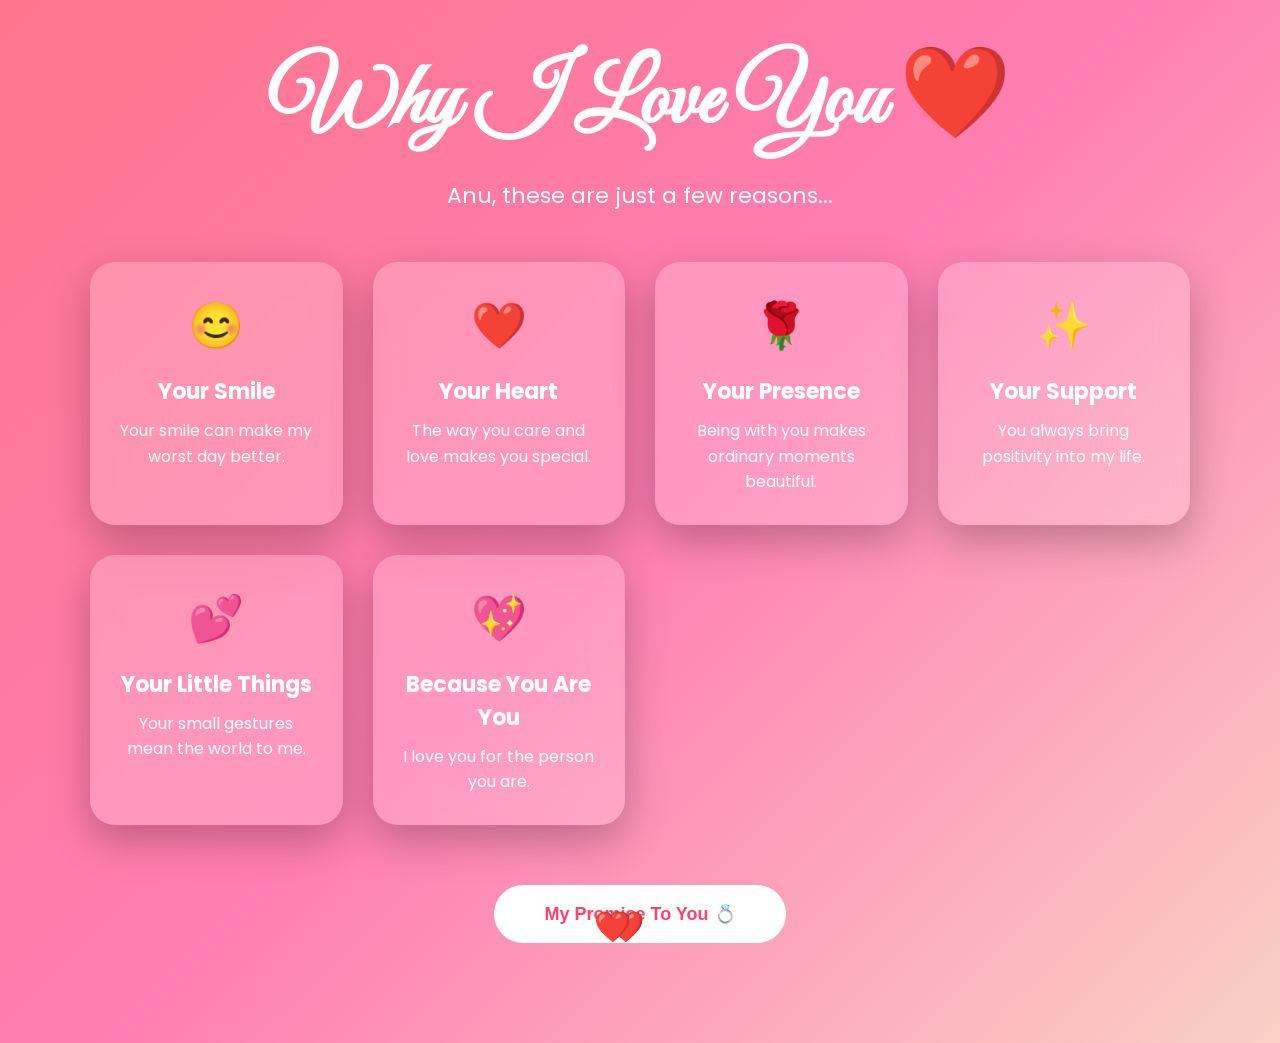
<file: page8.html>
<!DOCTYPE html>
<html lang="en">

<head>

<meta charset="UTF-8">
<meta name="viewport" content="width=device-width, initial-scale=1.0">

<title>Why I Love You ❤️</title>


<link href="https://fonts.googleapis.com/css2?family=Great+Vibes&family=Poppins:wght@300;500;700&display=swap" rel="stylesheet">


<style>


*{
margin:0;
padding:0;
box-sizing:border-box;
}


body{

min-height:100vh;

font-family:Poppins,sans-serif;

background:

linear-gradient(
135deg,
#ff758c,
#ff7eb3,
#fad0c4
);


padding:40px;


overflow-x:hidden;


}




h1{

font-family:'Great Vibes';

font-size:90px;

color:white;

text-align:center;

}


.subtitle{

text-align:center;

font-size:22px;

color:white;

margin:20px;

}




.container{


max-width:1100px;

margin:auto;


display:grid;


grid-template-columns:

repeat(auto-fit,minmax(250px,1fr));


gap:30px;


margin-top:50px;


}




.card{


background:

rgba(255,255,255,.2);


backdrop-filter:blur(15px);


padding:30px;


border-radius:25px;


text-align:center;


color:white;


box-shadow:

0 15px 40px rgba(0,0,0,.25);


opacity:0;


animation:show 1s forwards;


transition:.4s;


}



.card:hover{


transform:

translateY(-15px)
scale(1.05);


box-shadow:

0 0 40px white;


}




.icon{

font-size:45px;

margin-bottom:15px;

}




.card h2{


font-size:22px;

margin-bottom:10px;


}



.card p{

line-height:1.6;

}




@keyframes show{


to{

opacity:1;

}


}




button{


display:block;


margin:60px auto;


padding:18px 50px;


border:none;


border-radius:50px;


background:white;


color:#ff416c;


font-size:18px;


font-weight:bold;


cursor:pointer;


}



button:hover{


transform:scale(1.1);


}





.heart{


position:fixed;

bottom:-50px;

font-size:30px;

animation:float 8s linear infinite;


}



@keyframes float{


to{

transform:translateY(-120vh);

}


}


</style>

</head>


<body>



<h1>

Why I Love You ❤️

</h1>


<div class="subtitle">

Anu, these are just a few reasons...

</div>



<div class="container">



<div class="card" style="animation-delay:.2s">

<div class="icon">😊</div>

<h2>Your Smile</h2>

<p>
Your smile can make my worst day better.
</p>

</div>



<div class="card" style="animation-delay:.4s">

<div class="icon">❤️</div>

<h2>Your Heart</h2>

<p>
The way you care and love makes you special.
</p>

</div>




<div class="card" style="animation-delay:.6s">

<div class="icon">🌹</div>

<h2>Your Presence</h2>

<p>
Being with you makes ordinary moments beautiful.
</p>

</div>




<div class="card" style="animation-delay:.8s">

<div class="icon">✨</div>

<h2>Your Support</h2>

<p>
You always bring positivity into my life.
</p>

</div>




<div class="card" style="animation-delay:1s">

<div class="icon">💕</div>

<h2>Your Little Things</h2>

<p>
Your small gestures mean the world to me.
</p>

</div>




<div class="card" style="animation-delay:1.2s">

<div class="icon">💖</div>

<h2>Because You Are You</h2>

<p>
I love you for the person you are.
</p>

</div>



</div>





<button onclick="nextPage()">

My Promise To You 💍

</button>





<script>


function nextPage(){

window.location.href="page9.html";

}



setInterval(()=>{


let h=document.createElement("div");


h.className="heart";


h.innerHTML="❤️";


h.style.left=Math.random()*100+"%";


h.style.animationDuration=
(5+Math.random()*5)+"s";


document.body.appendChild(h);



setTimeout(()=>{

h.remove();

},10000);



},500);



</script>



</body>

</html>
</file>
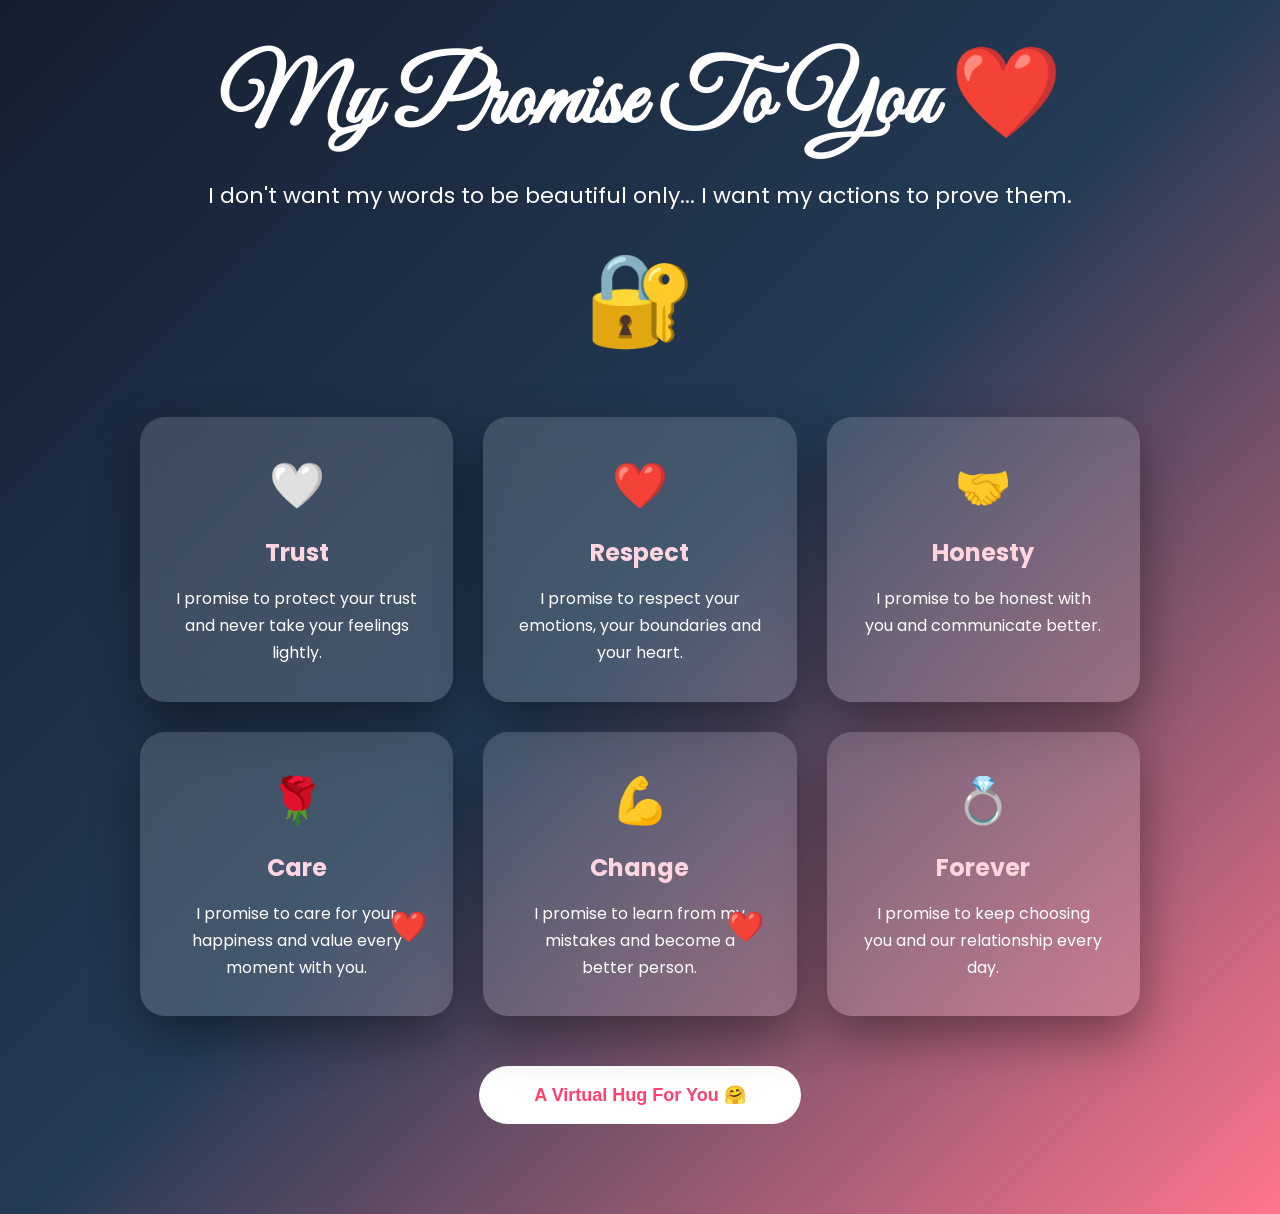
<file: page9.html>
<!DOCTYPE html>
<html lang="en">

<head>

<meta charset="UTF-8">
<meta name="viewport" content="width=device-width, initial-scale=1.0">

<title>My Promise To You ❤️</title>


<link href="https://fonts.googleapis.com/css2?family=Great+Vibes&family=Poppins:wght@300;500;700&display=swap" rel="stylesheet">


<style>

*{
margin:0;
padding:0;
box-sizing:border-box;
}


body{

min-height:100vh;

font-family:Poppins,sans-serif;

background:

linear-gradient(
135deg,
#141e30,
#243b55,
#ff758c
);


color:white;

padding:40px;

overflow-x:hidden;

}



h1{

font-family:'Great Vibes';

font-size:90px;

text-align:center;

}


.subtitle{

text-align:center;

font-size:22px;

margin:20px;

}





.lock{

text-align:center;

font-size:90px;

animation:lock 2s infinite;

}



@keyframes lock{


50%{

transform:scale(1.2);

}


}





.container{


max-width:1000px;

margin:50px auto;


display:grid;


grid-template-columns:

repeat(auto-fit,minmax(280px,1fr));


gap:30px;


}




.promise{


background:

rgba(255,255,255,.15);


backdrop-filter:blur(15px);


padding:35px;


border-radius:25px;


box-shadow:

0 20px 50px rgba(0,0,0,.4);


text-align:center;


transition:.4s;


}



.promise:hover{


transform:translateY(-15px);


box-shadow:

0 0 40px rgba(255,255,255,.7);


}




.promise span{


font-size:45px;


}




.promise h2{


margin:15px;


color:#ffd6e0;


}



.promise p{


line-height:1.7;


}





button{


display:block;

margin:50px auto;


padding:18px 55px;


border:none;


border-radius:50px;


background:white;


color:#ff416c;


font-size:18px;


font-weight:bold;


cursor:pointer;


}



button:hover{


transform:scale(1.1);


}




.heart{


position:fixed;

bottom:-50px;

font-size:30px;

animation:float 8s linear infinite;


}



@keyframes float{


to{

transform:translateY(-120vh);

}


}



</style>


</head>


<body>




<h1>

My Promise To You ❤️

</h1>



<div class="subtitle">

I don't want my words to be beautiful only...
I want my actions to prove them.

</div>




<div class="lock">

🔐

</div>





<div class="container">



<div class="promise">

<span>🤍</span>

<h2>Trust</h2>

<p>

I promise to protect your trust
and never take your feelings lightly.

</p>

</div>




<div class="promise">

<span>❤️</span>

<h2>Respect</h2>

<p>

I promise to respect your emotions,
your boundaries and your heart.

</p>

</div>




<div class="promise">

<span>🤝</span>

<h2>Honesty</h2>

<p>

I promise to be honest with you
and communicate better.

</p>

</div>




<div class="promise">

<span>🌹</span>

<h2>Care</h2>

<p>

I promise to care for your happiness
and value every moment with you.

</p>

</div>




<div class="promise">

<span>💪</span>

<h2>Change</h2>

<p>

I promise to learn from my mistakes
and become a better person.

</p>

</div>




<div class="promise">

<span>💍</span>

<h2>Forever</h2>

<p>

I promise to keep choosing you
and our relationship every day.

</p>

</div>



</div>






<button onclick="nextPage()">

A Virtual Hug For You 🤗

</button>





<script>


function nextPage(){

window.location.href="page10.html";

}



setInterval(()=>{


let h=document.createElement("div");

h.className="heart";

h.innerHTML="❤️";


h.style.left=Math.random()*100+"%";


h.style.animationDuration=

(5+Math.random()*5)+"s";


document.body.appendChild(h);



setTimeout(()=>{

h.remove();

},10000);



},500);



</script>



</body>

</html>
</file>
<file: style.css>
/* =====================================
   NATURAL ROMANTIC THEME
   Shreyash ❤️ Anu
===================================== */


*{
    margin:0;
    padding:0;
    box-sizing:border-box;
}


html{

    scroll-behavior:smooth;

}



body{

    min-height:100vh;

    overflow-x:hidden;

    overflow-y:auto;

    font-family:'Poppins',sans-serif;

    color:white;


    background:

    linear-gradient(
        135deg,
        #8b1e3f,
        #d85a7f,
        #f7b2bd
    );


}



/* Soft moving background */


body::before{

content:"";

position:fixed;

inset:0;


background:

radial-gradient(
circle at top,
rgba(255,255,255,.25),
transparent 40%
);


pointer-events:none;


animation:softLight 8s infinite alternate;


}



@keyframes softLight{


from{

opacity:.5;

}


to{

opacity:1;

}


}





/* Main Glass Card */


.container,
.card,
.box{


width:min(92%,950px);


margin:40px auto;


padding:

clamp(20px,5vw,50px);



background:

rgba(255,255,255,.13);



backdrop-filter:blur(18px);


-webkit-backdrop-filter:blur(18px);



border-radius:30px;



box-shadow:

0 20px 60px rgba(0,0,0,.25);



animation:

fadeUp 1.2s ease;



}



@keyframes fadeUp{


from{

opacity:0;

transform:translateY(40px);


}


to{

opacity:1;

transform:translateY(0);


}


}




/* Headings */


h1{


font-family:'Great Vibes',cursive;


font-size:

clamp(45px,10vw,95px);



font-weight:400;



text-align:center;



}




h2{


font-weight:500;


}





.message,
p{


font-size:

clamp(15px,3vw,21px);



line-height:1.9;



text-align:center;


}





/* Image */


.photo{


width:

clamp(180px,35vw,300px);


height:

clamp(180px,35vw,300px);


margin:30px auto;



border-radius:50%;


overflow:hidden;


border:5px solid rgba(255,255,255,.8);



box-shadow:

0 10px 40px rgba(0,0,0,.3);



animation:

slowFloat 5s ease-in-out infinite;


}



.photo img{


width:100%;

height:100%;

object-fit:cover;


}



@keyframes slowFloat{


50%{

transform:translateY(-10px);

}


}




/* Heartbeat */


.heart{


font-size:70px;


animation:

softBeat 2s infinite;


}



@keyframes softBeat{


0%,100%{

transform:scale(1);


}


50%{

transform:scale(1.15);


}


}





/* Buttons */


button{


border:none;


padding:

15px 40px;


border-radius:40px;



background:

rgba(255,255,255,.95);



color:#b52b50;



font-size:17px;


font-weight:600;



cursor:pointer;



transition:.4s;



}



button:hover{


transform:translateY(-5px);


box-shadow:

0 15px 30px rgba(0,0,0,.25);


}




/* Natural Rose Petals */


.petal{


position:fixed;


top:-50px;


font-size:25px;


opacity:.8;


pointer-events:none;



animation:

petalFall linear infinite;


}



@keyframes petalFall{


0%{


transform:

translateY(-10vh)
translateX(0)
rotate(0deg);


}


50%{


transform:

translateX(40px)
rotate(180deg);


}



100%{


transform:

translateY(110vh)
translateX(-40px)
rotate(360deg);


}


}





/* Small floating lights */


.sparkle{


position:fixed;


width:6px;


height:6px;


background:white;


border-radius:50%;


opacity:.6;


animation:

sparkleMove 5s infinite;


}



@keyframes sparkleMove{


50%{


transform:

translateY(-40px);


opacity:1;


}


}





/* Music button */


.music-btn{


position:fixed;


top:20px;


right:20px;


z-index:10;


}



.music-btn button{


font-size:14px;


padding:12px 20px;


}




/* Mobile */


@media(max-width:768px){


.container,
.card,
.box{


margin:20px auto;


padding:25px 18px;


}



button{


width:85%;


}



.message,
p{


font-size:16px;


}



}




@media(max-width:480px){


h1{

font-size:55px;

}


.photo{

width:180px;

height:180px;

}


}
</file>
